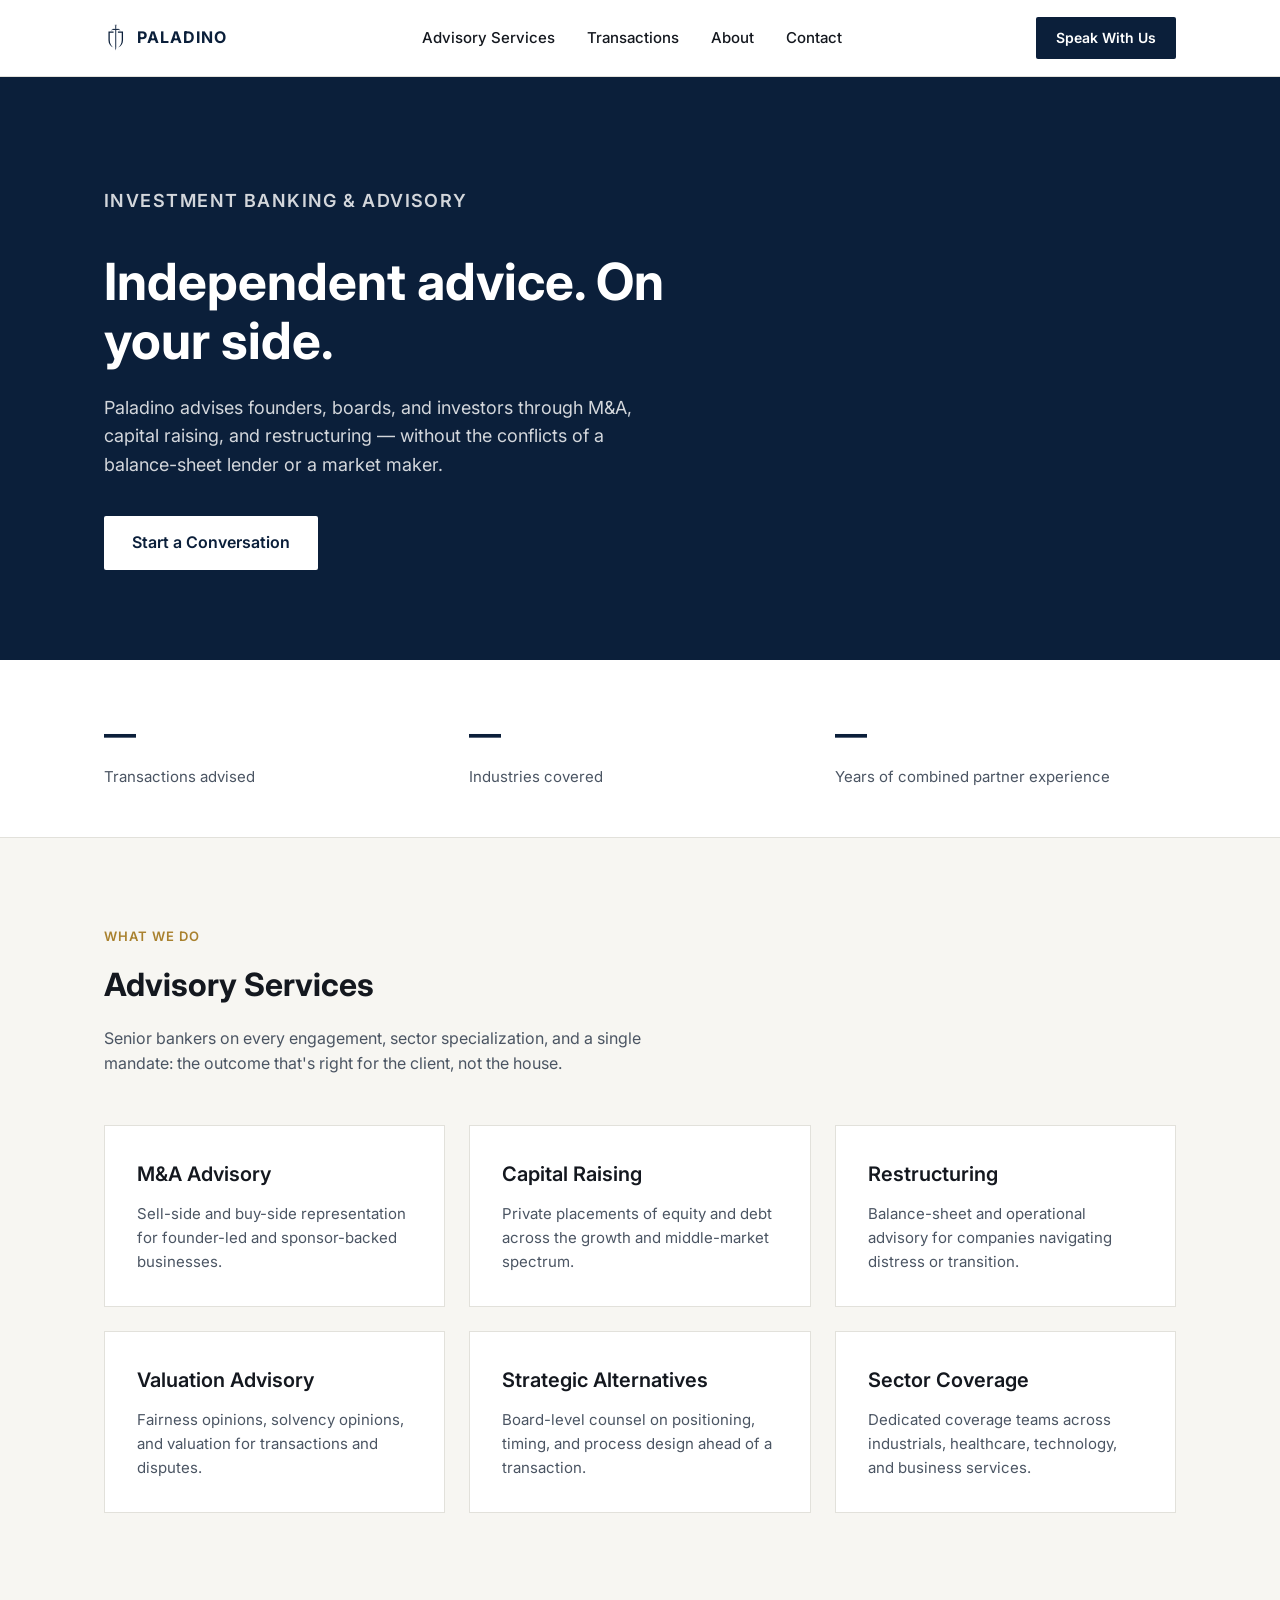
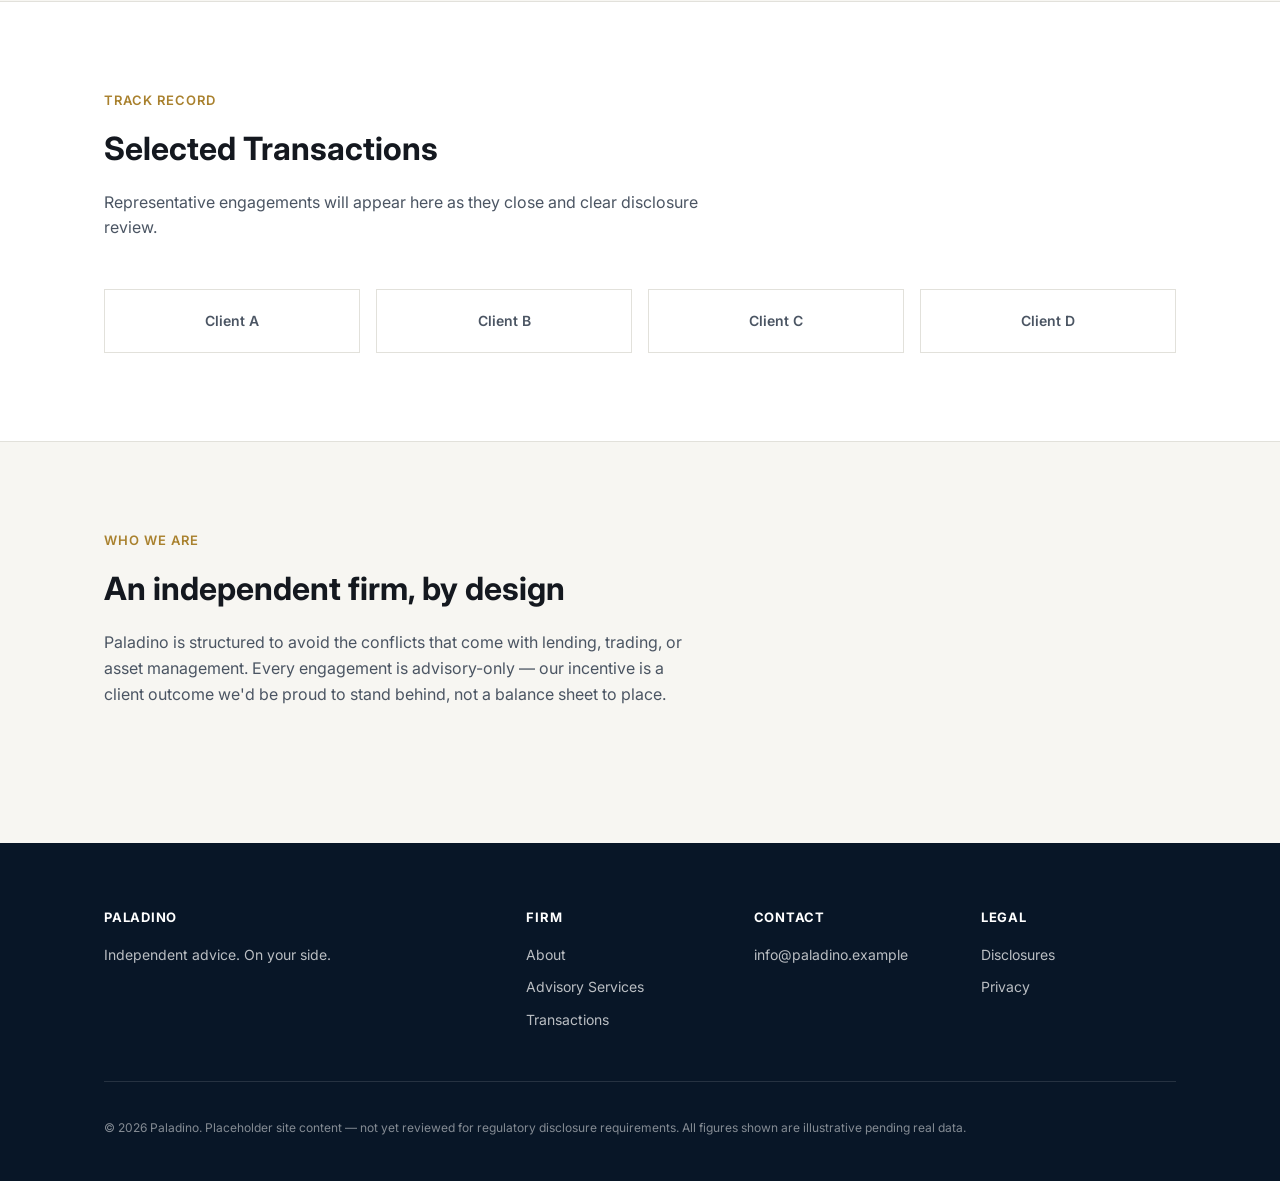
<file: site/index.html>
<!doctype html>
<html lang="en">
<head>
<meta charset="utf-8" />
<meta name="viewport" content="width=device-width, initial-scale=1" />
<title>Paladino | Independent Advice. On Your Side.</title>
<meta name="description" content="Paladino is a boutique investment banking and advisory firm providing independent M&amp;A, capital raising, and restructuring advice." />
<link rel="icon" href="assets/logo-mark.svg" type="image/svg+xml" />
<link rel="preconnect" href="https://fonts.googleapis.com" />
<link rel="preconnect" href="https://fonts.gstatic.com" crossorigin />
<link href="https://fonts.googleapis.com/css2?family=Inter:wght@400;500;600;700&display=swap" rel="stylesheet" />
<link rel="stylesheet" href="styles.css" />
</head>
<body>

<header class="nav">
  <div class="wrap">
    <a class="nav__logo" href="#top">
      <svg viewBox="0 0 400 545" aria-hidden="true">
        <rect x="184" y="48" width="32" height="9" fill="currentColor"/>
        <rect x="192" y="57" width="16" height="60" fill="currentColor"/>
        <rect x="148" y="117" width="105" height="18" fill="currentColor"/>
        <polygon points="148,120 148,135 118,145" fill="currentColor"/>
        <polygon points="253,120 253,135 283,145" fill="currentColor"/>
        <rect x="192" y="135" width="16" height="306" fill="currentColor"/>
        <polygon points="192,441 208,441 200,484" fill="currentColor"/>
        <path d="M163,160 L76,160 L76,311 C76,375 110,415 163,435 C130,415 98,375 98,311 L98,182 L163,182 Z" fill="currentColor"/>
        <path d="M237,160 L324,160 L324,311 C324,375 290,415 237,435 C270,415 302,375 302,311 L302,182 L237,182 Z" fill="currentColor"/>
      </svg>
      PALADINO
    </a>
    <ul class="nav__links">
      <li><a href="#services">Advisory Services</a></li>
      <li><a href="#transactions">Transactions</a></li>
      <li><a href="#about">About</a></li>
      <li><a href="#contact">Contact</a></li>
    </ul>
    <a class="nav__cta" href="#contact">Speak With Us</a>
  </div>
</header>

<section class="hero" id="top">
  <div class="wrap">
    <p class="hero__eyebrow">Investment Banking &amp; Advisory</p>
    <h1>Independent advice. On your side.</h1>
    <p>
      Paladino advises founders, boards, and investors through M&amp;A, capital raising,
      and restructuring — without the conflicts of a balance-sheet lender or a market maker.
    </p>
    <a class="btn-primary" href="#contact">Start a Conversation</a>
  </div>
</section>

<section class="stats">
  <div class="wrap">
    <!-- Placeholder figures — replace with real, compliance-reviewed numbers before launch -->
    <div class="stat">
      <h3>—</h3>
      <p>Transactions advised</p>
    </div>
    <div class="stat">
      <h3>—</h3>
      <p>Industries covered</p>
    </div>
    <div class="stat">
      <h3>—</h3>
      <p>Years of combined partner experience</p>
    </div>
  </div>
</section>

<section class="section" id="services">
  <div class="wrap">
    <p class="section__eyebrow">What We Do</p>
    <h2>Advisory Services</h2>
    <p class="lede">
      Senior bankers on every engagement, sector specialization, and a single mandate:
      the outcome that's right for the client, not the house.
    </p>
    <div class="cards">
      <div class="card">
        <h3>M&amp;A Advisory</h3>
        <p>Sell-side and buy-side representation for founder-led and sponsor-backed businesses.</p>
      </div>
      <div class="card">
        <h3>Capital Raising</h3>
        <p>Private placements of equity and debt across the growth and middle-market spectrum.</p>
      </div>
      <div class="card">
        <h3>Restructuring</h3>
        <p>Balance-sheet and operational advisory for companies navigating distress or transition.</p>
      </div>
      <div class="card">
        <h3>Valuation Advisory</h3>
        <p>Fairness opinions, solvency opinions, and valuation for transactions and disputes.</p>
      </div>
      <div class="card">
        <h3>Strategic Alternatives</h3>
        <p>Board-level counsel on positioning, timing, and process design ahead of a transaction.</p>
      </div>
      <div class="card">
        <h3>Sector Coverage</h3>
        <p>Dedicated coverage teams across industrials, healthcare, technology, and business services.</p>
      </div>
    </div>
  </div>
</section>

<section class="section section--alt" id="transactions">
  <div class="wrap">
    <p class="section__eyebrow">Track Record</p>
    <h2>Selected Transactions</h2>
    <p class="lede">Representative engagements will appear here as they close and clear disclosure review.</p>
    <div class="tx-grid">
      <div class="tx-card">Client A</div>
      <div class="tx-card">Client B</div>
      <div class="tx-card">Client C</div>
      <div class="tx-card">Client D</div>
    </div>
  </div>
</section>

<section class="section" id="about">
  <div class="wrap">
    <p class="section__eyebrow">Who We Are</p>
    <h2>An independent firm, by design</h2>
    <p class="lede">
      Paladino is structured to avoid the conflicts that come with lending, trading, or
      asset management. Every engagement is advisory-only — our incentive is a client
      outcome we'd be proud to stand behind, not a balance sheet to place.
    </p>
  </div>
</section>

<footer class="footer" id="contact">
  <div class="wrap">
    <div class="footer__grid">
      <div>
        <h4>Paladino</h4>
        <p>Independent advice. On your side.</p>
      </div>
      <div>
        <h4>Firm</h4>
        <ul>
          <li><a href="#about">About</a></li>
          <li><a href="#services">Advisory Services</a></li>
          <li><a href="#transactions">Transactions</a></li>
        </ul>
      </div>
      <div>
        <h4>Contact</h4>
        <ul>
          <li><a href="mailto:info@paladino.example">info@paladino.example</a></li>
        </ul>
      </div>
      <div>
        <h4>Legal</h4>
        <ul>
          <li><a href="#">Disclosures</a></li>
          <li><a href="#">Privacy</a></li>
        </ul>
      </div>
    </div>
    <p class="footer__legal">
      &copy; 2026 Paladino. Placeholder site content — not yet reviewed for regulatory
      disclosure requirements. All figures shown are illustrative pending real data.
    </p>
  </div>
</footer>

</body>
</html>
</file>
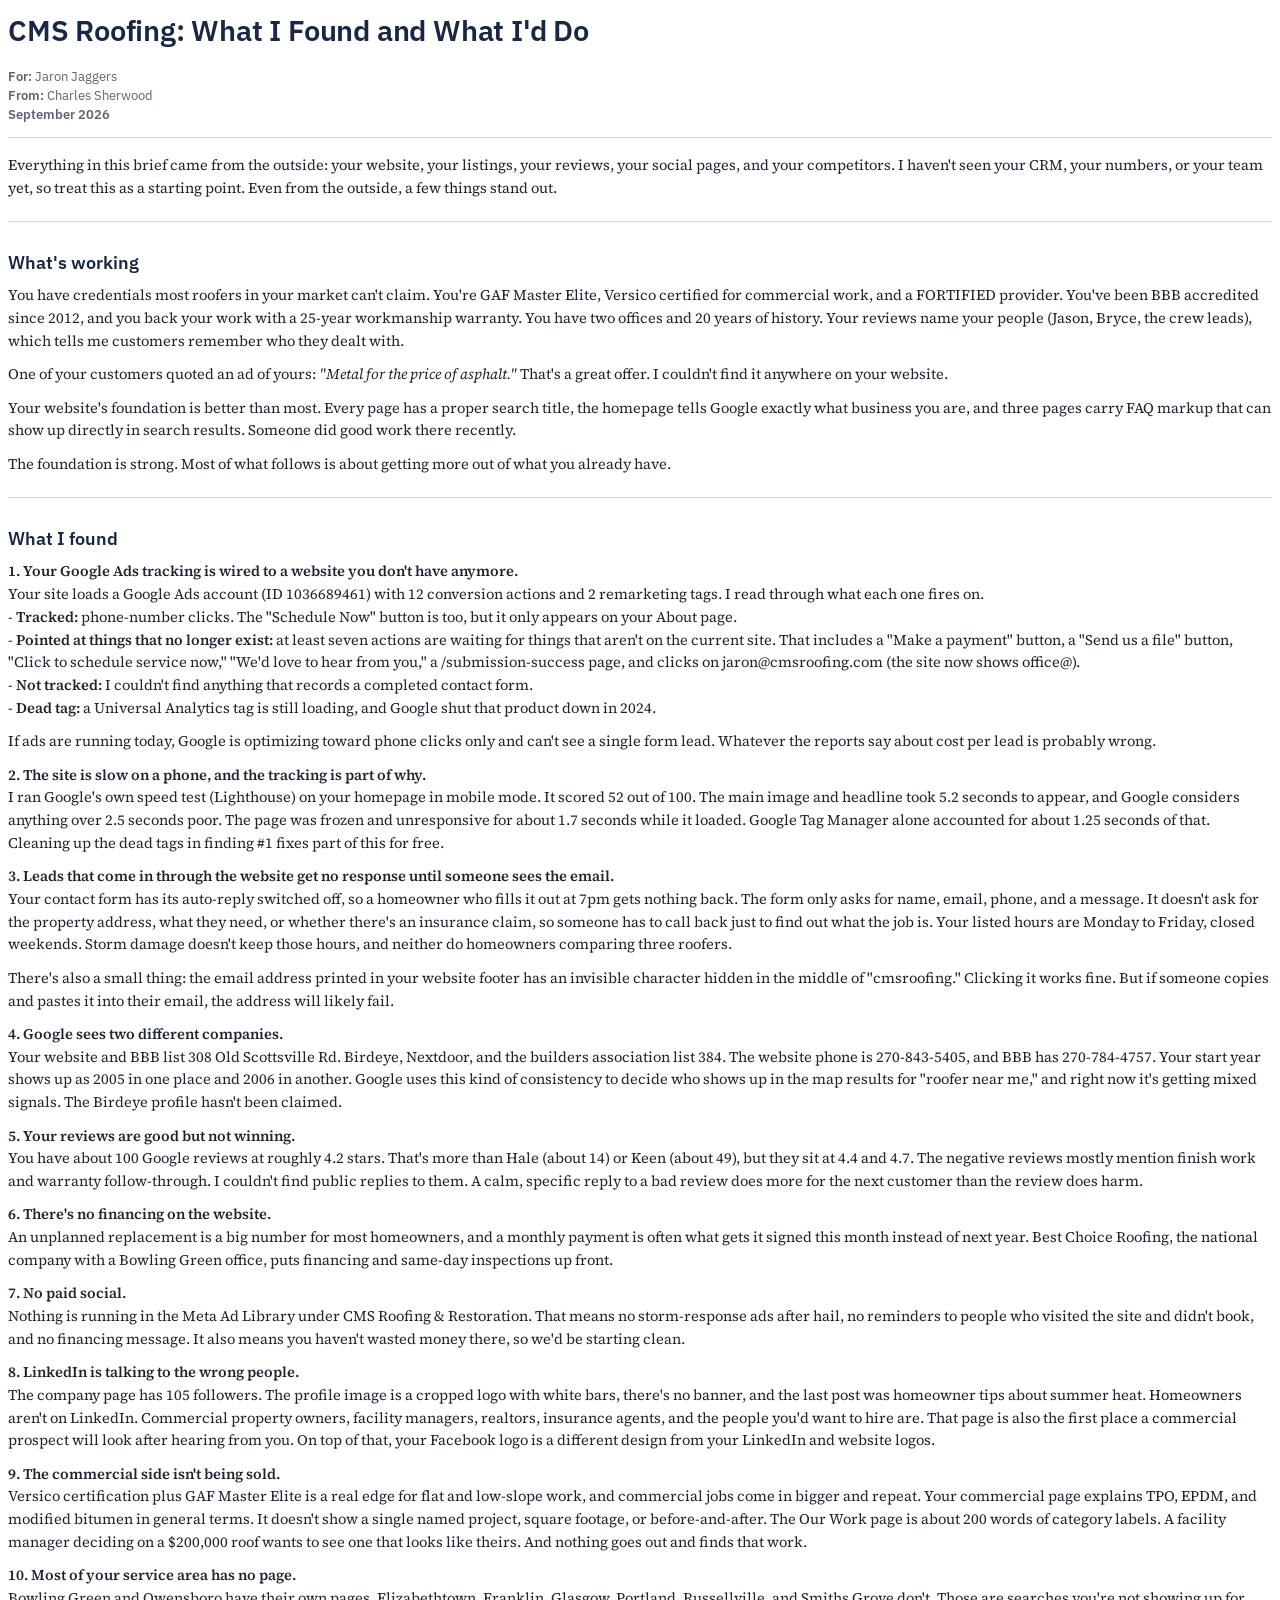
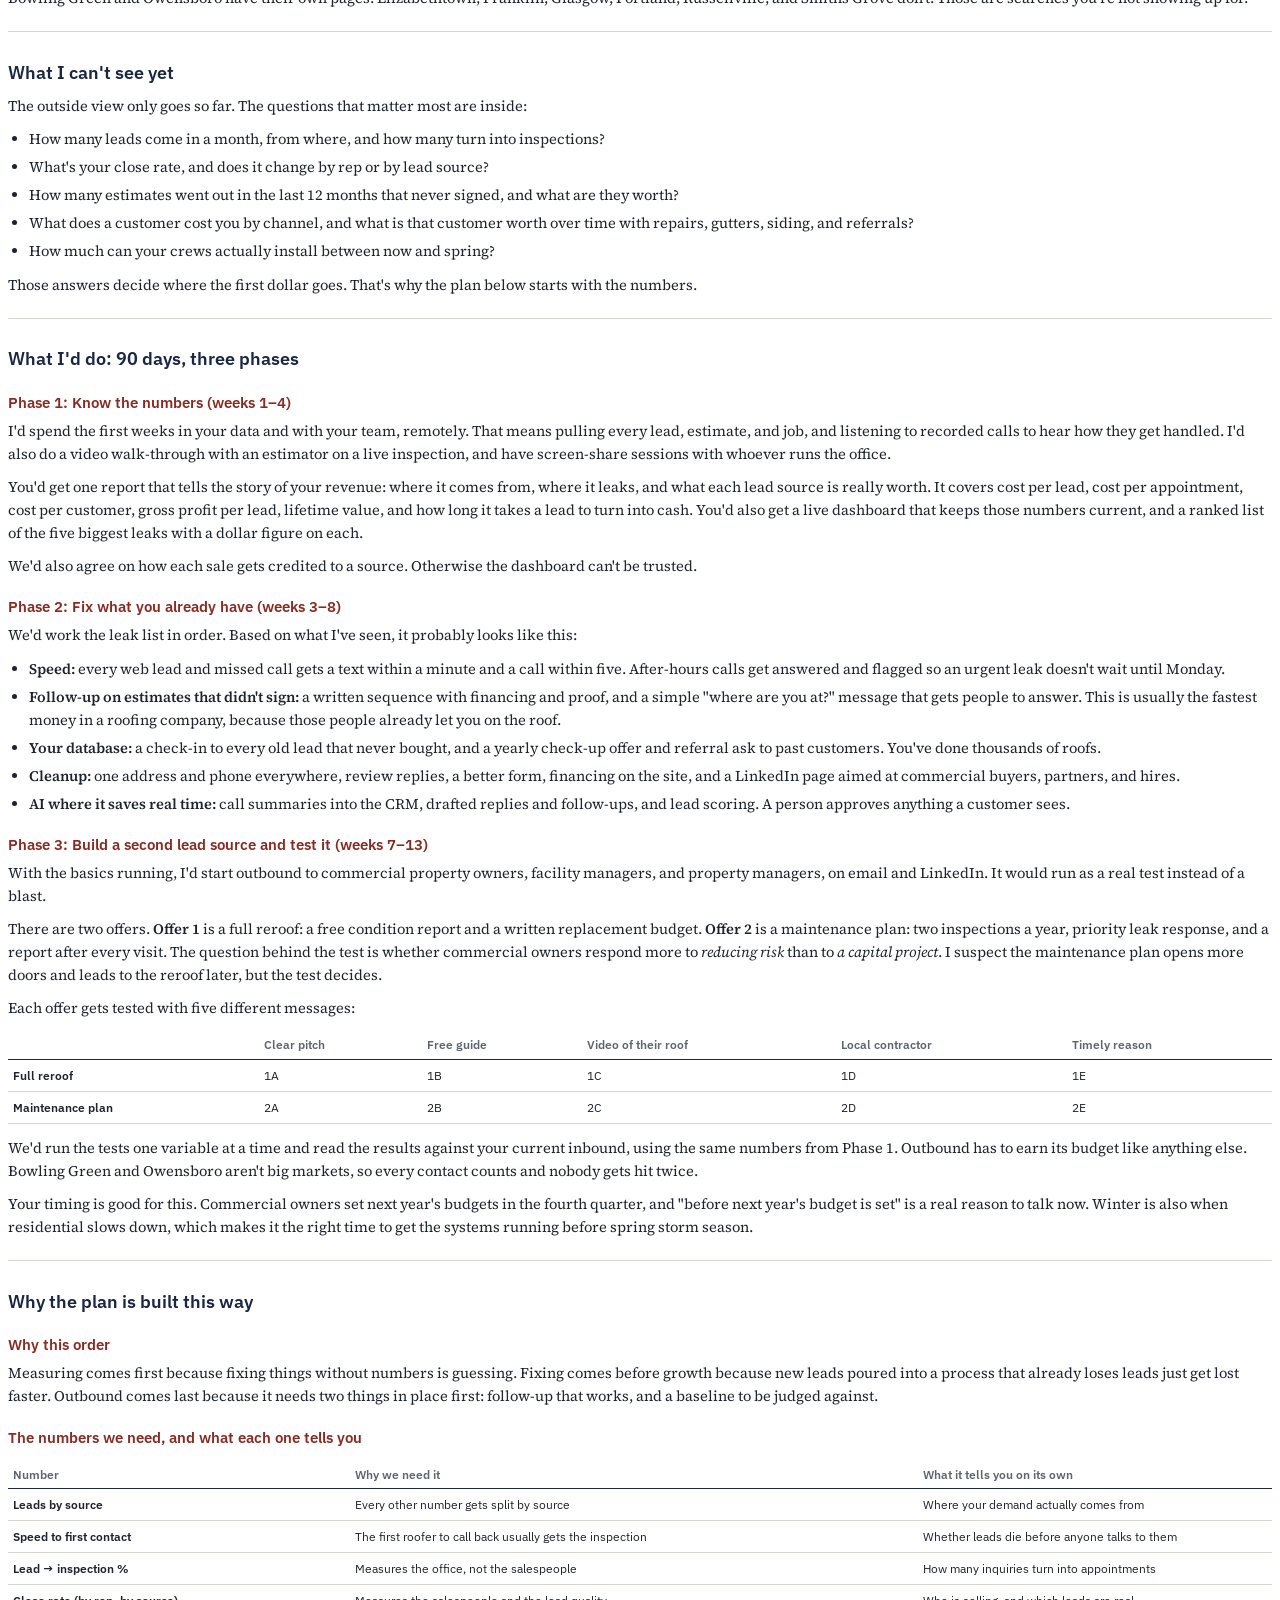
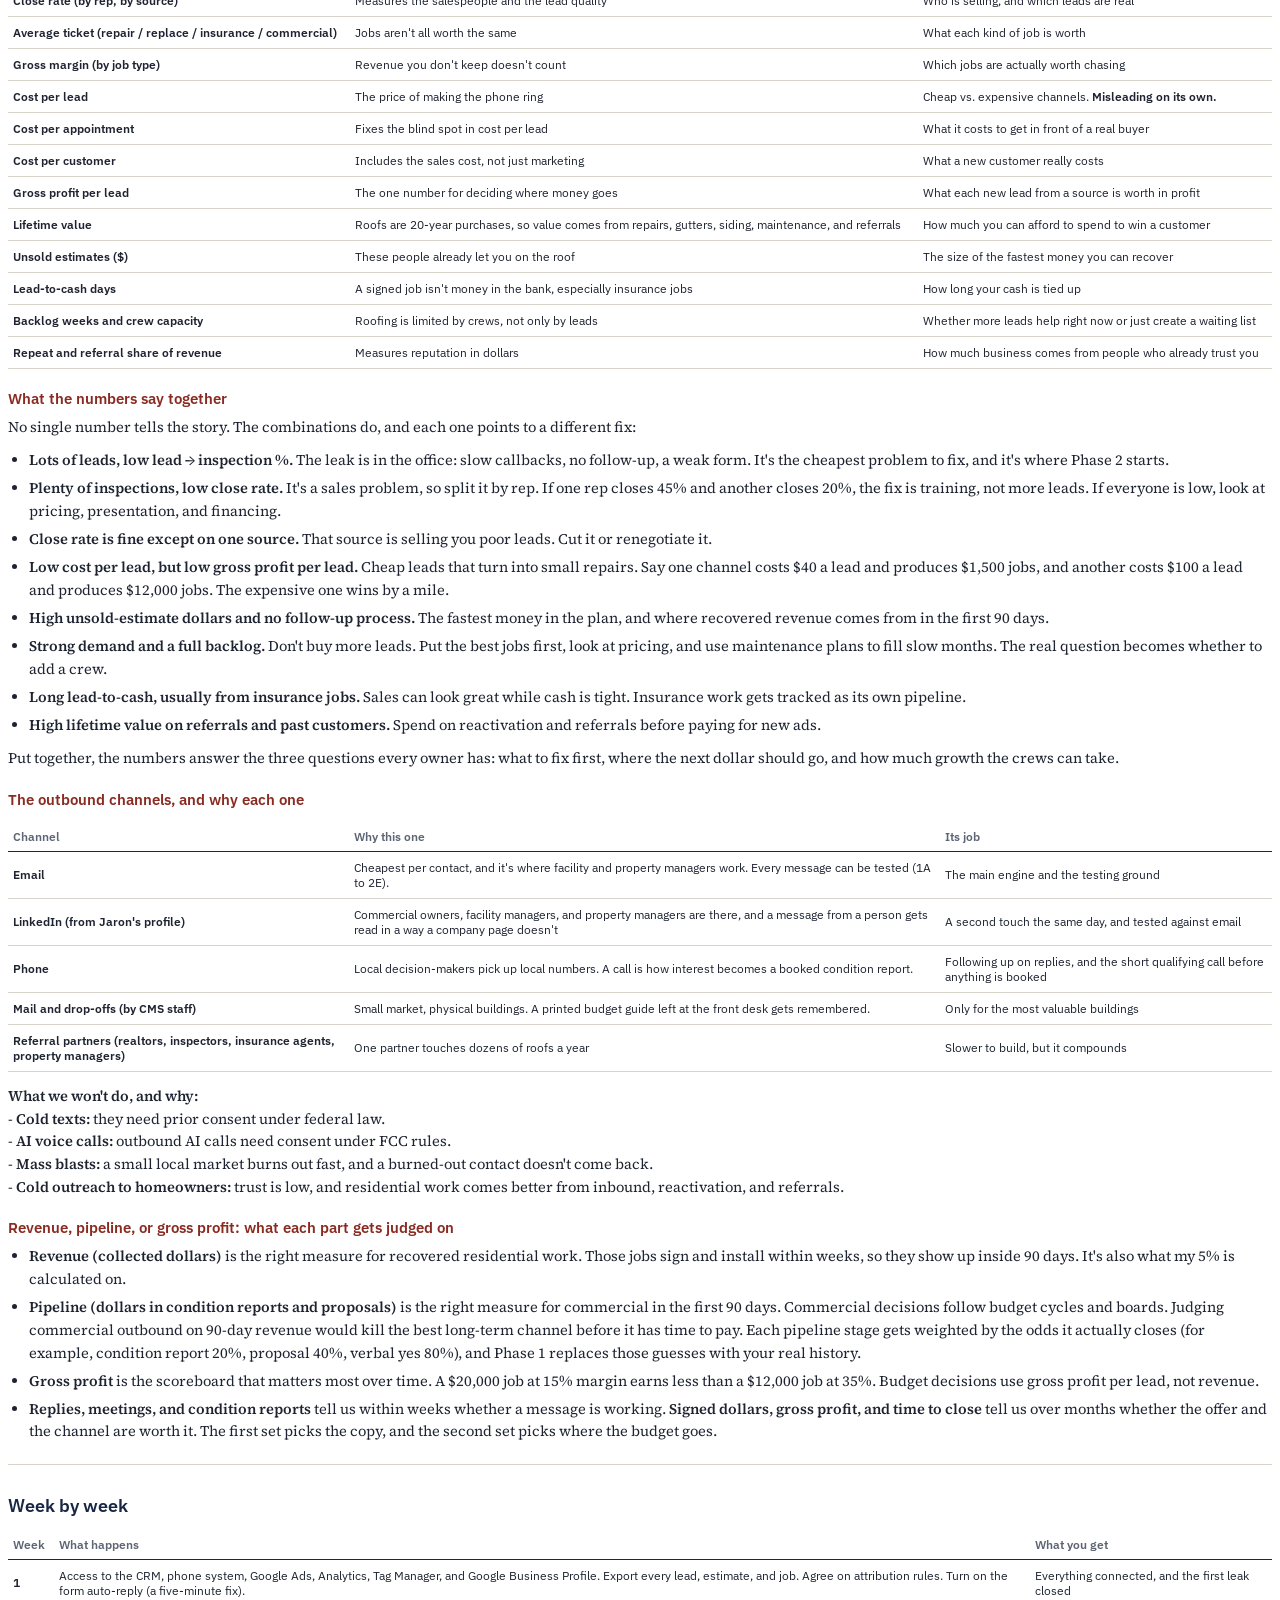
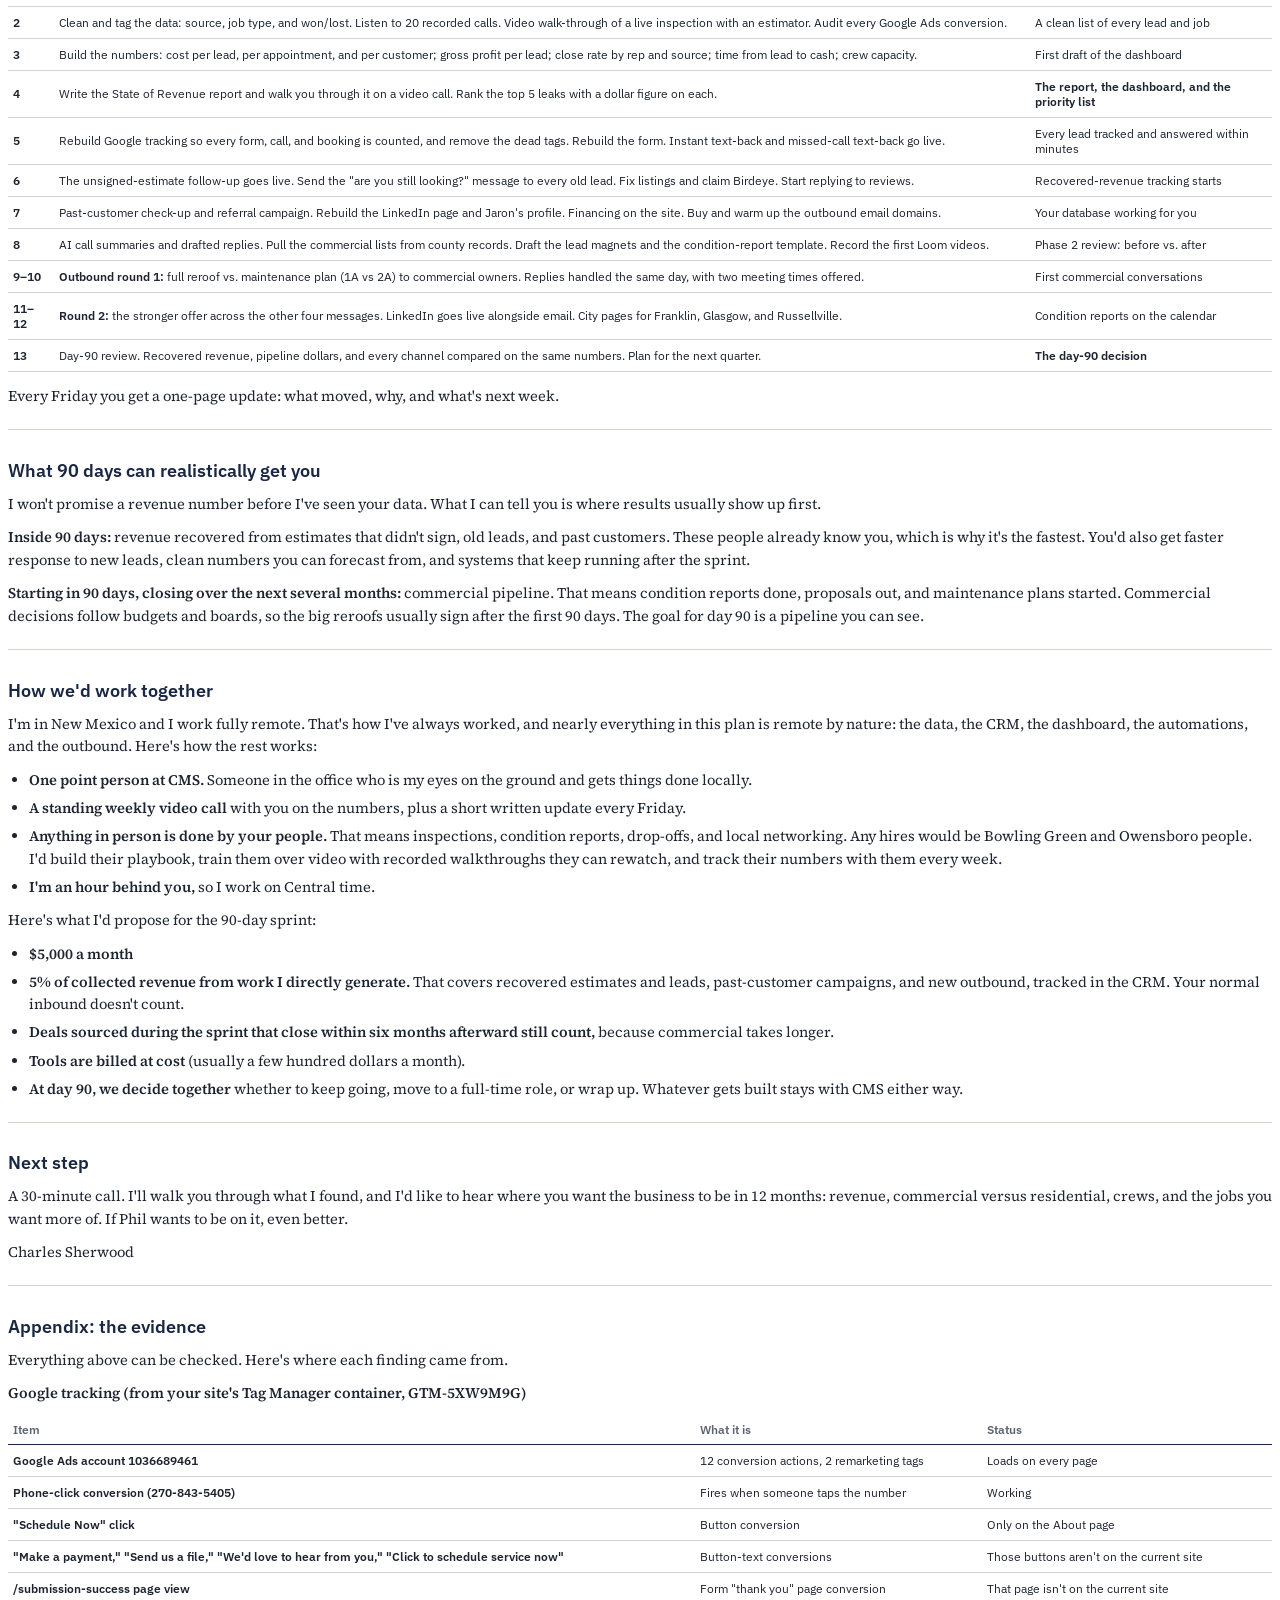
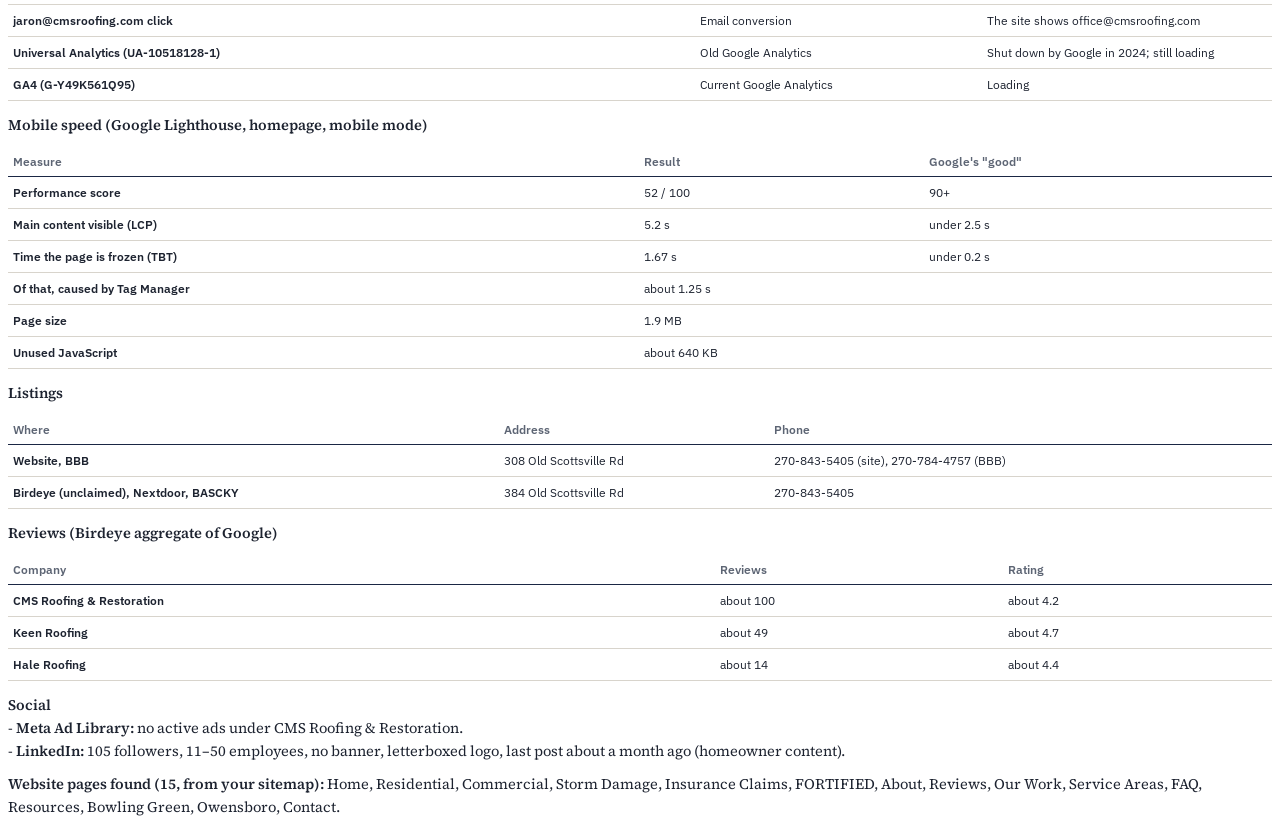
<file: docs/audits/pdf/cms-roofing-brief.html>
<html><head><meta charset="utf-8">
<link href="https://fonts.googleapis.com/css2?family=IBM+Plex+Sans:wght@400;600&family=Source+Serif+4:ital,opsz,wght@0,8..60,400;0,8..60,600;1,8..60,400&display=swap" rel="stylesheet">
<style>
@page{size:Letter;margin:0.9in 0.95in 0.9in}
:root{--ink:#1d2330;--muted:#5d6574;--rule:#d8d4cc;--accent:#8a2b22;--navy:#1a2744}
body{font-family:"Source Serif 4",Georgia,serif;color:var(--ink);font-size:11pt;line-height:1.55;background:#fff}
h1{font-family:"IBM Plex Sans",Arial,sans-serif;font-weight:600;font-size:22pt;color:var(--navy);margin:0 0 10pt;letter-spacing:-0.2px;text-wrap:balance}
h2{font-family:"IBM Plex Sans",Arial,sans-serif;font-weight:600;font-size:13.5pt;color:var(--navy);margin:20pt 0 6pt;break-after:avoid}
h3{font-family:"IBM Plex Sans",Arial,sans-serif;font-weight:600;font-size:11pt;color:var(--accent);margin:14pt 0 4pt;break-after:avoid}
p{margin:0 0 8pt;orphans:3;widows:3}
strong{font-weight:600}
h1+p{font-family:"IBM Plex Sans",Arial,sans-serif;font-size:9.5pt;color:var(--muted);line-height:1.5;border-bottom:1px solid var(--rule);padding-bottom:10pt;margin-bottom:12pt}
hr{border:0;border-top:1px solid var(--rule);margin:16pt 0}
ul{margin:0 0 8pt;padding-left:16pt}li{margin:0 0 4pt}
table{border-collapse:collapse;width:100%;margin:8pt 0 10pt;font-family:"IBM Plex Sans",Arial,sans-serif;font-size:9pt;break-inside:avoid}
th{text-align:left;font-weight:600;color:var(--muted);border-bottom:1.5px solid var(--navy);padding:5pt 4pt}
th:first-child,td:first-child{text-align:left}
td{text-align:left;padding:6pt 4pt;border-bottom:1px solid var(--rule);font-variant-numeric:tabular-nums}
td:first-child{font-weight:600}
em{font-style:italic}
</style></head><body><h1>CMS Roofing: What I Found and What I'd Do</h1>
<p><strong>For:</strong> Jaron Jaggers<br />
<strong>From:</strong> Charles Sherwood<br />
<strong>September 2026</strong></p>
<p>Everything in this brief came from the outside: your website, your listings, your reviews, your social pages, and your competitors. I haven't seen your CRM, your numbers, or your team yet, so treat this as a starting point. Even from the outside, a few things stand out.</p>
<hr>
<h2>What's working</h2>
<p>You have credentials most roofers in your market can't claim. You're GAF Master Elite, Versico certified for commercial work, and a FORTIFIED provider. You've been BBB accredited since 2012, and you back your work with a 25-year workmanship warranty. You have two offices and 20 years of history. Your reviews name your people (Jason, Bryce, the crew leads), which tells me customers remember who they dealt with.</p>
<p>One of your customers quoted an ad of yours: <em>"Metal for the price of asphalt."</em> That's a great offer. I couldn't find it anywhere on your website.</p>
<p>Your website's foundation is better than most. Every page has a proper search title, the homepage tells Google exactly what business you are, and three pages carry FAQ markup that can show up directly in search results. Someone did good work there recently.</p>
<p>The foundation is strong. Most of what follows is about getting more out of what you already have.</p>
<hr>
<h2>What I found</h2>
<p><strong>1. Your Google Ads tracking is wired to a website you don't have anymore.</strong><br />
Your site loads a Google Ads account (ID 1036689461) with 12 conversion actions and 2 remarketing tags. I read through what each one fires on.<br />
- <strong>Tracked:</strong> phone-number clicks. The "Schedule Now" button is too, but it only appears on your About page.<br />
- <strong>Pointed at things that no longer exist:</strong> at least seven actions are waiting for things that aren't on the current site. That includes a "Make a payment" button, a "Send us a file" button, "Click to schedule service now," "We'd love to hear from you," a /submission-success page, and clicks on jaron@cmsroofing.com (the site now shows office@).<br />
- <strong>Not tracked:</strong> I couldn't find anything that records a completed contact form.<br />
- <strong>Dead tag:</strong> a Universal Analytics tag is still loading, and Google shut that product down in 2024.</p>
<p>If ads are running today, Google is optimizing toward phone clicks only and can't see a single form lead. Whatever the reports say about cost per lead is probably wrong.</p>
<p><strong>2. The site is slow on a phone, and the tracking is part of why.</strong><br />
I ran Google's own speed test (Lighthouse) on your homepage in mobile mode. It scored 52 out of 100. The main image and headline took 5.2 seconds to appear, and Google considers anything over 2.5 seconds poor. The page was frozen and unresponsive for about 1.7 seconds while it loaded. Google Tag Manager alone accounted for about 1.25 seconds of that. Cleaning up the dead tags in finding #1 fixes part of this for free.</p>
<p><strong>3. Leads that come in through the website get no response until someone sees the email.</strong><br />
Your contact form has its auto-reply switched off, so a homeowner who fills it out at 7pm gets nothing back. The form only asks for name, email, phone, and a message. It doesn't ask for the property address, what they need, or whether there's an insurance claim, so someone has to call back just to find out what the job is. Your listed hours are Monday to Friday, closed weekends. Storm damage doesn't keep those hours, and neither do homeowners comparing three roofers.</p>
<p>There's also a small thing: the email address printed in your website footer has an invisible character hidden in the middle of "cmsroofing." Clicking it works fine. But if someone copies and pastes it into their email, the address will likely fail.</p>
<p><strong>4. Google sees two different companies.</strong><br />
Your website and BBB list 308 Old Scottsville Rd. Birdeye, Nextdoor, and the builders association list 384. The website phone is 270-843-5405, and BBB has 270-784-4757. Your start year shows up as 2005 in one place and 2006 in another. Google uses this kind of consistency to decide who shows up in the map results for "roofer near me," and right now it's getting mixed signals. The Birdeye profile hasn't been claimed.</p>
<p><strong>5. Your reviews are good but not winning.</strong><br />
You have about 100 Google reviews at roughly 4.2 stars. That's more than Hale (about 14) or Keen (about 49), but they sit at 4.4 and 4.7. The negative reviews mostly mention finish work and warranty follow-through. I couldn't find public replies to them. A calm, specific reply to a bad review does more for the next customer than the review does harm.</p>
<p><strong>6. There's no financing on the website.</strong><br />
An unplanned replacement is a big number for most homeowners, and a monthly payment is often what gets it signed this month instead of next year. Best Choice Roofing, the national company with a Bowling Green office, puts financing and same-day inspections up front.</p>
<p><strong>7. No paid social.</strong><br />
Nothing is running in the Meta Ad Library under CMS Roofing &amp; Restoration. That means no storm-response ads after hail, no reminders to people who visited the site and didn't book, and no financing message. It also means you haven't wasted money there, so we'd be starting clean.</p>
<p><strong>8. LinkedIn is talking to the wrong people.</strong><br />
The company page has 105 followers. The profile image is a cropped logo with white bars, there's no banner, and the last post was homeowner tips about summer heat. Homeowners aren't on LinkedIn. Commercial property owners, facility managers, realtors, insurance agents, and the people you'd want to hire are. That page is also the first place a commercial prospect will look after hearing from you. On top of that, your Facebook logo is a different design from your LinkedIn and website logos.</p>
<p><strong>9. The commercial side isn't being sold.</strong><br />
Versico certification plus GAF Master Elite is a real edge for flat and low-slope work, and commercial jobs come in bigger and repeat. Your commercial page explains TPO, EPDM, and modified bitumen in general terms. It doesn't show a single named project, square footage, or before-and-after. The Our Work page is about 200 words of category labels. A facility manager deciding on a $200,000 roof wants to see one that looks like theirs. And nothing goes out and finds that work.</p>
<p><strong>10. Most of your service area has no page.</strong><br />
Bowling Green and Owensboro have their own pages. Elizabethtown, Franklin, Glasgow, Portland, Russellville, and Smiths Grove don't. Those are searches you're not showing up for.</p>
<hr>
<h2>What I can't see yet</h2>
<p>The outside view only goes so far. The questions that matter most are inside:</p>
<ul>
<li>How many leads come in a month, from where, and how many turn into inspections?</li>
<li>What's your close rate, and does it change by rep or by lead source?</li>
<li>How many estimates went out in the last 12 months that never signed, and what are they worth?</li>
<li>What does a customer cost you by channel, and what is that customer worth over time with repairs, gutters, siding, and referrals?</li>
<li>How much can your crews actually install between now and spring?</li>
</ul>
<p>Those answers decide where the first dollar goes. That's why the plan below starts with the numbers.</p>
<hr>
<h2>What I'd do: 90 days, three phases</h2>
<h3>Phase 1: Know the numbers (weeks 1–4)</h3>
<p>I'd spend the first weeks in your data and with your team, remotely. That means pulling every lead, estimate, and job, and listening to recorded calls to hear how they get handled. I'd also do a video walk-through with an estimator on a live inspection, and have screen-share sessions with whoever runs the office.</p>
<p>You'd get one report that tells the story of your revenue: where it comes from, where it leaks, and what each lead source is really worth. It covers cost per lead, cost per appointment, cost per customer, gross profit per lead, lifetime value, and how long it takes a lead to turn into cash. You'd also get a live dashboard that keeps those numbers current, and a ranked list of the five biggest leaks with a dollar figure on each.</p>
<p>We'd also agree on how each sale gets credited to a source. Otherwise the dashboard can't be trusted.</p>
<h3>Phase 2: Fix what you already have (weeks 3–8)</h3>
<p>We'd work the leak list in order. Based on what I've seen, it probably looks like this:</p>
<ul>
<li><strong>Speed:</strong> every web lead and missed call gets a text within a minute and a call within five. After-hours calls get answered and flagged so an urgent leak doesn't wait until Monday.</li>
<li><strong>Follow-up on estimates that didn't sign:</strong> a written sequence with financing and proof, and a simple "where are you at?" message that gets people to answer. This is usually the fastest money in a roofing company, because those people already let you on the roof.</li>
<li><strong>Your database:</strong> a check-in to every old lead that never bought, and a yearly check-up offer and referral ask to past customers. You've done thousands of roofs.</li>
<li><strong>Cleanup:</strong> one address and phone everywhere, review replies, a better form, financing on the site, and a LinkedIn page aimed at commercial buyers, partners, and hires.</li>
<li><strong>AI where it saves real time:</strong> call summaries into the CRM, drafted replies and follow-ups, and lead scoring. A person approves anything a customer sees.</li>
</ul>
<h3>Phase 3: Build a second lead source and test it (weeks 7–13)</h3>
<p>With the basics running, I'd start outbound to commercial property owners, facility managers, and property managers, on email and LinkedIn. It would run as a real test instead of a blast.</p>
<p>There are two offers. <strong>Offer 1</strong> is a full reroof: a free condition report and a written replacement budget. <strong>Offer 2</strong> is a maintenance plan: two inspections a year, priority leak response, and a report after every visit. The question behind the test is whether commercial owners respond more to <em>reducing risk</em> than to <em>a capital project</em>. I suspect the maintenance plan opens more doors and leads to the reroof later, but the test decides.</p>
<p>Each offer gets tested with five different messages:</p>
<table>
<thead>
<tr>
<th></th>
<th>Clear pitch</th>
<th>Free guide</th>
<th>Video of their roof</th>
<th>Local contractor</th>
<th>Timely reason</th>
</tr>
</thead>
<tbody>
<tr>
<td><strong>Full reroof</strong></td>
<td>1A</td>
<td>1B</td>
<td>1C</td>
<td>1D</td>
<td>1E</td>
</tr>
<tr>
<td><strong>Maintenance plan</strong></td>
<td>2A</td>
<td>2B</td>
<td>2C</td>
<td>2D</td>
<td>2E</td>
</tr>
</tbody>
</table>
<p>We'd run the tests one variable at a time and read the results against your current inbound, using the same numbers from Phase 1. Outbound has to earn its budget like anything else. Bowling Green and Owensboro aren't big markets, so every contact counts and nobody gets hit twice.</p>
<p>Your timing is good for this. Commercial owners set next year's budgets in the fourth quarter, and "before next year's budget is set" is a real reason to talk now. Winter is also when residential slows down, which makes it the right time to get the systems running before spring storm season.</p>
<hr>
<h2>Why the plan is built this way</h2>
<h3>Why this order</h3>
<p>Measuring comes first because fixing things without numbers is guessing. Fixing comes before growth because new leads poured into a process that already loses leads just get lost faster. Outbound comes last because it needs two things in place first: follow-up that works, and a baseline to be judged against.</p>
<h3>The numbers we need, and what each one tells you</h3>
<table>
<thead>
<tr>
<th>Number</th>
<th>Why we need it</th>
<th>What it tells you on its own</th>
</tr>
</thead>
<tbody>
<tr>
<td><strong>Leads by source</strong></td>
<td>Every other number gets split by source</td>
<td>Where your demand actually comes from</td>
</tr>
<tr>
<td><strong>Speed to first contact</strong></td>
<td>The first roofer to call back usually gets the inspection</td>
<td>Whether leads die before anyone talks to them</td>
</tr>
<tr>
<td><strong>Lead → inspection %</strong></td>
<td>Measures the office, not the salespeople</td>
<td>How many inquiries turn into appointments</td>
</tr>
<tr>
<td><strong>Close rate</strong> (by rep, by source)</td>
<td>Measures the salespeople and the lead quality</td>
<td>Who is selling, and which leads are real</td>
</tr>
<tr>
<td><strong>Average ticket</strong> (repair / replace / insurance / commercial)</td>
<td>Jobs aren't all worth the same</td>
<td>What each kind of job is worth</td>
</tr>
<tr>
<td><strong>Gross margin</strong> (by job type)</td>
<td>Revenue you don't keep doesn't count</td>
<td>Which jobs are actually worth chasing</td>
</tr>
<tr>
<td><strong>Cost per lead</strong></td>
<td>The price of making the phone ring</td>
<td>Cheap vs. expensive channels. <strong>Misleading on its own.</strong></td>
</tr>
<tr>
<td><strong>Cost per appointment</strong></td>
<td>Fixes the blind spot in cost per lead</td>
<td>What it costs to get in front of a real buyer</td>
</tr>
<tr>
<td><strong>Cost per customer</strong></td>
<td>Includes the sales cost, not just marketing</td>
<td>What a new customer really costs</td>
</tr>
<tr>
<td><strong>Gross profit per lead</strong></td>
<td>The one number for deciding where money goes</td>
<td>What each new lead from a source is worth in profit</td>
</tr>
<tr>
<td><strong>Lifetime value</strong></td>
<td>Roofs are 20-year purchases, so value comes from repairs, gutters, siding, maintenance, and referrals</td>
<td>How much you can afford to spend to win a customer</td>
</tr>
<tr>
<td><strong>Unsold estimates ($)</strong></td>
<td>These people already let you on the roof</td>
<td>The size of the fastest money you can recover</td>
</tr>
<tr>
<td><strong>Lead-to-cash days</strong></td>
<td>A signed job isn't money in the bank, especially insurance jobs</td>
<td>How long your cash is tied up</td>
</tr>
<tr>
<td><strong>Backlog weeks and crew capacity</strong></td>
<td>Roofing is limited by crews, not only by leads</td>
<td>Whether more leads help right now or just create a waiting list</td>
</tr>
<tr>
<td><strong>Repeat and referral share of revenue</strong></td>
<td>Measures reputation in dollars</td>
<td>How much business comes from people who already trust you</td>
</tr>
</tbody>
</table>
<h3>What the numbers say together</h3>
<p>No single number tells the story. The combinations do, and each one points to a different fix:</p>
<ul>
<li><strong>Lots of leads, low lead → inspection %.</strong> The leak is in the office: slow callbacks, no follow-up, a weak form. It's the cheapest problem to fix, and it's where Phase 2 starts.</li>
<li><strong>Plenty of inspections, low close rate.</strong> It's a sales problem, so split it by rep. If one rep closes 45% and another closes 20%, the fix is training, not more leads. If everyone is low, look at pricing, presentation, and financing.</li>
<li><strong>Close rate is fine except on one source.</strong> That source is selling you poor leads. Cut it or renegotiate it.</li>
<li><strong>Low cost per lead, but low gross profit per lead.</strong> Cheap leads that turn into small repairs. Say one channel costs $40 a lead and produces $1,500 jobs, and another costs $100 a lead and produces $12,000 jobs. The expensive one wins by a mile.</li>
<li><strong>High unsold-estimate dollars and no follow-up process.</strong> The fastest money in the plan, and where recovered revenue comes from in the first 90 days.</li>
<li><strong>Strong demand and a full backlog.</strong> Don't buy more leads. Put the best jobs first, look at pricing, and use maintenance plans to fill slow months. The real question becomes whether to add a crew.</li>
<li><strong>Long lead-to-cash, usually from insurance jobs.</strong> Sales can look great while cash is tight. Insurance work gets tracked as its own pipeline.</li>
<li><strong>High lifetime value on referrals and past customers.</strong> Spend on reactivation and referrals before paying for new ads.</li>
</ul>
<p>Put together, the numbers answer the three questions every owner has: what to fix first, where the next dollar should go, and how much growth the crews can take.</p>
<h3>The outbound channels, and why each one</h3>
<table>
<thead>
<tr>
<th>Channel</th>
<th>Why this one</th>
<th>Its job</th>
</tr>
</thead>
<tbody>
<tr>
<td><strong>Email</strong></td>
<td>Cheapest per contact, and it's where facility and property managers work. Every message can be tested (1A to 2E).</td>
<td>The main engine and the testing ground</td>
</tr>
<tr>
<td><strong>LinkedIn</strong> (from Jaron's profile)</td>
<td>Commercial owners, facility managers, and property managers are there, and a message from a person gets read in a way a company page doesn't</td>
<td>A second touch the same day, and tested against email</td>
</tr>
<tr>
<td><strong>Phone</strong></td>
<td>Local decision-makers pick up local numbers. A call is how interest becomes a booked condition report.</td>
<td>Following up on replies, and the short qualifying call before anything is booked</td>
</tr>
<tr>
<td><strong>Mail and drop-offs</strong> (by CMS staff)</td>
<td>Small market, physical buildings. A printed budget guide left at the front desk gets remembered.</td>
<td>Only for the most valuable buildings</td>
</tr>
<tr>
<td><strong>Referral partners</strong> (realtors, inspectors, insurance agents, property managers)</td>
<td>One partner touches dozens of roofs a year</td>
<td>Slower to build, but it compounds</td>
</tr>
</tbody>
</table>
<p><strong>What we won't do, and why:</strong><br />
- <strong>Cold texts:</strong> they need prior consent under federal law.<br />
- <strong>AI voice calls:</strong> outbound AI calls need consent under FCC rules.<br />
- <strong>Mass blasts:</strong> a small local market burns out fast, and a burned-out contact doesn't come back.<br />
- <strong>Cold outreach to homeowners:</strong> trust is low, and residential work comes better from inbound, reactivation, and referrals.</p>
<h3>Revenue, pipeline, or gross profit: what each part gets judged on</h3>
<ul>
<li><strong>Revenue (collected dollars)</strong> is the right measure for recovered residential work. Those jobs sign and install within weeks, so they show up inside 90 days. It's also what my 5% is calculated on.</li>
<li><strong>Pipeline (dollars in condition reports and proposals)</strong> is the right measure for commercial in the first 90 days. Commercial decisions follow budget cycles and boards. Judging commercial outbound on 90-day revenue would kill the best long-term channel before it has time to pay. Each pipeline stage gets weighted by the odds it actually closes (for example, condition report 20%, proposal 40%, verbal yes 80%), and Phase 1 replaces those guesses with your real history.</li>
<li><strong>Gross profit</strong> is the scoreboard that matters most over time. A $20,000 job at 15% margin earns less than a $12,000 job at 35%. Budget decisions use gross profit per lead, not revenue.</li>
<li><strong>Replies, meetings, and condition reports</strong> tell us within weeks whether a message is working. <strong>Signed dollars, gross profit, and time to close</strong> tell us over months whether the offer and the channel are worth it. The first set picks the copy, and the second set picks where the budget goes.</li>
</ul>
<hr>
<h2>Week by week</h2>
<table>
<thead>
<tr>
<th>Week</th>
<th>What happens</th>
<th>What you get</th>
</tr>
</thead>
<tbody>
<tr>
<td><strong>1</strong></td>
<td>Access to the CRM, phone system, Google Ads, Analytics, Tag Manager, and Google Business Profile. Export every lead, estimate, and job. Agree on attribution rules. Turn on the form auto-reply (a five-minute fix).</td>
<td>Everything connected, and the first leak closed</td>
</tr>
<tr>
<td><strong>2</strong></td>
<td>Clean and tag the data: source, job type, and won/lost. Listen to 20 recorded calls. Video walk-through of a live inspection with an estimator. Audit every Google Ads conversion.</td>
<td>A clean list of every lead and job</td>
</tr>
<tr>
<td><strong>3</strong></td>
<td>Build the numbers: cost per lead, per appointment, and per customer; gross profit per lead; close rate by rep and source; time from lead to cash; crew capacity.</td>
<td>First draft of the dashboard</td>
</tr>
<tr>
<td><strong>4</strong></td>
<td>Write the State of Revenue report and walk you through it on a video call. Rank the top 5 leaks with a dollar figure on each.</td>
<td><strong>The report, the dashboard, and the priority list</strong></td>
</tr>
<tr>
<td><strong>5</strong></td>
<td>Rebuild Google tracking so every form, call, and booking is counted, and remove the dead tags. Rebuild the form. Instant text-back and missed-call text-back go live.</td>
<td>Every lead tracked and answered within minutes</td>
</tr>
<tr>
<td><strong>6</strong></td>
<td>The unsigned-estimate follow-up goes live. Send the "are you still looking?" message to every old lead. Fix listings and claim Birdeye. Start replying to reviews.</td>
<td>Recovered-revenue tracking starts</td>
</tr>
<tr>
<td><strong>7</strong></td>
<td>Past-customer check-up and referral campaign. Rebuild the LinkedIn page and Jaron's profile. Financing on the site. Buy and warm up the outbound email domains.</td>
<td>Your database working for you</td>
</tr>
<tr>
<td><strong>8</strong></td>
<td>AI call summaries and drafted replies. Pull the commercial lists from county records. Draft the lead magnets and the condition-report template. Record the first Loom videos.</td>
<td>Phase 2 review: before vs. after</td>
</tr>
<tr>
<td><strong>9–10</strong></td>
<td><strong>Outbound round 1:</strong> full reroof vs. maintenance plan (1A vs 2A) to commercial owners. Replies handled the same day, with two meeting times offered.</td>
<td>First commercial conversations</td>
</tr>
<tr>
<td><strong>11–12</strong></td>
<td><strong>Round 2:</strong> the stronger offer across the other four messages. LinkedIn goes live alongside email. City pages for Franklin, Glasgow, and Russellville.</td>
<td>Condition reports on the calendar</td>
</tr>
<tr>
<td><strong>13</strong></td>
<td>Day-90 review. Recovered revenue, pipeline dollars, and every channel compared on the same numbers. Plan for the next quarter.</td>
<td><strong>The day-90 decision</strong></td>
</tr>
</tbody>
</table>
<p>Every Friday you get a one-page update: what moved, why, and what's next week.</p>
<hr>
<h2>What 90 days can realistically get you</h2>
<p>I won't promise a revenue number before I've seen your data. What I can tell you is where results usually show up first.</p>
<p><strong>Inside 90 days:</strong> revenue recovered from estimates that didn't sign, old leads, and past customers. These people already know you, which is why it's the fastest. You'd also get faster response to new leads, clean numbers you can forecast from, and systems that keep running after the sprint.</p>
<p><strong>Starting in 90 days, closing over the next several months:</strong> commercial pipeline. That means condition reports done, proposals out, and maintenance plans started. Commercial decisions follow budgets and boards, so the big reroofs usually sign after the first 90 days. The goal for day 90 is a pipeline you can see.</p>
<hr>
<h2>How we'd work together</h2>
<p>I'm in New Mexico and I work fully remote. That's how I've always worked, and nearly everything in this plan is remote by nature: the data, the CRM, the dashboard, the automations, and the outbound. Here's how the rest works:</p>
<ul>
<li><strong>One point person at CMS.</strong> Someone in the office who is my eyes on the ground and gets things done locally.</li>
<li><strong>A standing weekly video call</strong> with you on the numbers, plus a short written update every Friday.</li>
<li><strong>Anything in person is done by your people.</strong> That means inspections, condition reports, drop-offs, and local networking. Any hires would be Bowling Green and Owensboro people. I'd build their playbook, train them over video with recorded walkthroughs they can rewatch, and track their numbers with them every week.</li>
<li><strong>I'm an hour behind you,</strong> so I work on Central time.</li>
</ul>
<p>Here's what I'd propose for the 90-day sprint:</p>
<ul>
<li><strong>$5,000 a month</strong></li>
<li><strong>5% of collected revenue from work I directly generate.</strong> That covers recovered estimates and leads, past-customer campaigns, and new outbound, tracked in the CRM. Your normal inbound doesn't count.</li>
<li><strong>Deals sourced during the sprint that close within six months afterward still count,</strong> because commercial takes longer.</li>
<li><strong>Tools are billed at cost</strong> (usually a few hundred dollars a month).</li>
<li><strong>At day 90, we decide together</strong> whether to keep going, move to a full-time role, or wrap up. Whatever gets built stays with CMS either way.</li>
</ul>
<hr>
<h2>Next step</h2>
<p>A 30-minute call. I'll walk you through what I found, and I'd like to hear where you want the business to be in 12 months: revenue, commercial versus residential, crews, and the jobs you want more of. If Phil wants to be on it, even better.</p>
<p>Charles Sherwood</p>
<hr>
<h2>Appendix: the evidence</h2>
<p>Everything above can be checked. Here's where each finding came from.</p>
<p><strong>Google tracking (from your site's Tag Manager container, GTM-5XW9M9G)</strong></p>
<table>
<thead>
<tr>
<th>Item</th>
<th>What it is</th>
<th>Status</th>
</tr>
</thead>
<tbody>
<tr>
<td>Google Ads account 1036689461</td>
<td>12 conversion actions, 2 remarketing tags</td>
<td>Loads on every page</td>
</tr>
<tr>
<td>Phone-click conversion (270-843-5405)</td>
<td>Fires when someone taps the number</td>
<td>Working</td>
</tr>
<tr>
<td>"Schedule Now" click</td>
<td>Button conversion</td>
<td>Only on the About page</td>
</tr>
<tr>
<td>"Make a payment," "Send us a file," "We'd love to hear from you," "Click to schedule service now"</td>
<td>Button-text conversions</td>
<td>Those buttons aren't on the current site</td>
</tr>
<tr>
<td>/submission-success page view</td>
<td>Form "thank you" page conversion</td>
<td>That page isn't on the current site</td>
</tr>
<tr>
<td>jaron@cmsroofing.com click</td>
<td>Email conversion</td>
<td>The site shows office@cmsroofing.com</td>
</tr>
<tr>
<td>Universal Analytics (UA-10518128-1)</td>
<td>Old Google Analytics</td>
<td>Shut down by Google in 2024; still loading</td>
</tr>
<tr>
<td>GA4 (G-Y49K561Q95)</td>
<td>Current Google Analytics</td>
<td>Loading</td>
</tr>
</tbody>
</table>
<p><strong>Mobile speed (Google Lighthouse, homepage, mobile mode)</strong></p>
<table>
<thead>
<tr>
<th>Measure</th>
<th>Result</th>
<th>Google's "good"</th>
</tr>
</thead>
<tbody>
<tr>
<td>Performance score</td>
<td>52 / 100</td>
<td>90+</td>
</tr>
<tr>
<td>Main content visible (LCP)</td>
<td>5.2 s</td>
<td>under 2.5 s</td>
</tr>
<tr>
<td>Time the page is frozen (TBT)</td>
<td>1.67 s</td>
<td>under 0.2 s</td>
</tr>
<tr>
<td>Of that, caused by Tag Manager</td>
<td>about 1.25 s</td>
<td></td>
</tr>
<tr>
<td>Page size</td>
<td>1.9 MB</td>
<td></td>
</tr>
<tr>
<td>Unused JavaScript</td>
<td>about 640 KB</td>
<td></td>
</tr>
</tbody>
</table>
<p><strong>Listings</strong></p>
<table>
<thead>
<tr>
<th>Where</th>
<th>Address</th>
<th>Phone</th>
</tr>
</thead>
<tbody>
<tr>
<td>Website, BBB</td>
<td>308 Old Scottsville Rd</td>
<td>270-843-5405 (site), 270-784-4757 (BBB)</td>
</tr>
<tr>
<td>Birdeye (unclaimed), Nextdoor, BASCKY</td>
<td>384 Old Scottsville Rd</td>
<td>270-843-5405</td>
</tr>
</tbody>
</table>
<p><strong>Reviews (Birdeye aggregate of Google)</strong></p>
<table>
<thead>
<tr>
<th>Company</th>
<th>Reviews</th>
<th>Rating</th>
</tr>
</thead>
<tbody>
<tr>
<td>CMS Roofing &amp; Restoration</td>
<td>about 100</td>
<td>about 4.2</td>
</tr>
<tr>
<td>Keen Roofing</td>
<td>about 49</td>
<td>about 4.7</td>
</tr>
<tr>
<td>Hale Roofing</td>
<td>about 14</td>
<td>about 4.4</td>
</tr>
</tbody>
</table>
<p><strong>Social</strong><br />
- <strong>Meta Ad Library:</strong> no active ads under CMS Roofing &amp; Restoration.<br />
- <strong>LinkedIn:</strong> 105 followers, 11–50 employees, no banner, letterboxed logo, last post about a month ago (homeowner content).</p>
<p><strong>Website pages found (15, from your sitemap):</strong> Home, Residential, Commercial, Storm Damage, Insurance Claims, FORTIFIED, About, Reviews, Our Work, Service Areas, FAQ, Resources, Bowling Green, Owensboro, Contact.</p></body></html>
</file>
<file: site/styles.css>
:root {
  --color-bg: #f7f6f2;
  --color-surface: #ffffff;
  --color-ink: #14181f;
  --color-ink-muted: #4b5563;
  --color-navy: #0b1f3a;
  --color-navy-dark: #081627;
  --color-gold: #a9812e;
  --color-border: #e2e1db;
  --font-sans: "Inter", -apple-system, "Segoe UI", Roboto, Helvetica, Arial, sans-serif;
}

* {
  box-sizing: border-box;
}

body {
  margin: 0;
  font-family: var(--font-sans);
  background: var(--color-bg);
  color: var(--color-ink);
  line-height: 1.6;
}

a {
  color: inherit;
}

.wrap {
  max-width: 1120px;
  margin: 0 auto;
  padding: 0 24px;
}

/* Nav */
.nav {
  position: sticky;
  top: 0;
  z-index: 10;
  background: var(--color-surface);
  border-bottom: 1px solid var(--color-border);
}

.nav .wrap {
  display: flex;
  align-items: center;
  justify-content: space-between;
  height: 76px;
}

.nav__logo {
  display: flex;
  align-items: center;
  gap: 10px;
  color: var(--color-navy);
  text-decoration: none;
  font-weight: 700;
  letter-spacing: 0.06em;
}

.nav__logo svg {
  height: 32px;
  width: auto;
}

.nav__links {
  display: flex;
  gap: 32px;
  list-style: none;
  margin: 0;
  padding: 0;
  font-size: 0.9375rem;
  font-weight: 500;
}

.nav__links a {
  text-decoration: none;
  color: var(--color-ink);
}

.nav__links a:hover {
  color: var(--color-navy);
}

.nav__cta {
  background: var(--color-navy);
  color: #fff;
  padding: 10px 20px;
  border-radius: 2px;
  text-decoration: none;
  font-size: 0.875rem;
  font-weight: 600;
}

/* Hero */
.hero {
  background: var(--color-navy);
  color: #fff;
  padding: 110px 0 90px;
}

.hero__eyebrow {
  text-transform: uppercase;
  font-size: 0.8125rem;
  font-weight: 600;
  letter-spacing: 0.08em;
  color: var(--color-gold);
  margin: 0 0 18px;
}

.hero h1 {
  font-size: clamp(2.25rem, 4vw, 3.25rem);
  font-weight: 700;
  max-width: 18ch;
  margin: 0 0 24px;
  line-height: 1.15;
}

.hero p {
  max-width: 52ch;
  font-size: 1.125rem;
  color: rgba(255, 255, 255, 0.82);
  margin: 0 0 36px;
}

.btn-primary {
  display: inline-block;
  background: #fff;
  color: var(--color-navy);
  padding: 14px 28px;
  border-radius: 2px;
  text-decoration: none;
  font-weight: 600;
}

/* Stats band */
.stats {
  background: var(--color-surface);
  border-bottom: 1px solid var(--color-border);
}

.stats .wrap {
  display: grid;
  grid-template-columns: repeat(3, 1fr);
  gap: 24px;
  padding: 48px 24px;
}

.stat h3 {
  font-size: 2rem;
  font-weight: 700;
  margin: 0 0 6px;
  color: var(--color-navy);
}

.stat p {
  margin: 0;
  color: var(--color-ink-muted);
  font-size: 0.9375rem;
}

/* Section shell */
.section {
  padding: 88px 0;
}

.section__eyebrow {
  text-transform: uppercase;
  font-size: 0.8125rem;
  font-weight: 600;
  letter-spacing: 0.08em;
  color: var(--color-gold);
  margin: 0 0 12px;
}

.section h2 {
  font-size: 2rem;
  font-weight: 700;
  margin: 0 0 16px;
}

.section > .wrap > p.lede {
  max-width: 60ch;
  color: var(--color-ink-muted);
  margin: 0 0 48px;
}

/* Services grid */
.cards {
  display: grid;
  grid-template-columns: repeat(3, 1fr);
  gap: 24px;
}

.card {
  background: var(--color-surface);
  border: 1px solid var(--color-border);
  padding: 32px;
}

.card h3 {
  font-size: 1.25rem;
  font-weight: 600;
  margin: 0 0 12px;
}

.card p {
  margin: 0;
  color: var(--color-ink-muted);
  font-size: 0.9375rem;
}

/* Transactions */
.section--alt {
  background: var(--color-surface);
  border-top: 1px solid var(--color-border);
  border-bottom: 1px solid var(--color-border);
}

.tx-grid {
  display: grid;
  grid-template-columns: repeat(4, 1fr);
  gap: 16px;
}

.tx-card {
  border: 1px solid var(--color-border);
  padding: 20px;
  text-align: center;
  font-weight: 600;
  color: var(--color-ink-muted);
  font-size: 0.875rem;
}

/* Footer */
.footer {
  background: var(--color-navy-dark);
  color: rgba(255, 255, 255, 0.72);
  padding: 64px 0 32px;
  font-size: 0.875rem;
}

.footer__grid {
  display: grid;
  grid-template-columns: 2fr repeat(3, 1fr);
  gap: 32px;
  padding-bottom: 40px;
  border-bottom: 1px solid rgba(255, 255, 255, 0.12);
}

.footer__grid h4 {
  color: #fff;
  font-size: 0.8125rem;
  text-transform: uppercase;
  letter-spacing: 0.06em;
  margin: 0 0 16px;
}

.footer__grid ul {
  list-style: none;
  margin: 0;
  padding: 0;
}

.footer__grid li {
  margin-bottom: 10px;
}

.footer__grid a {
  text-decoration: none;
  color: inherit;
}

.footer__legal {
  padding-top: 24px;
  font-size: 0.75rem;
  color: rgba(255, 255, 255, 0.5);
}

@media (max-width: 860px) {
  .stats .wrap {
    grid-template-columns: 1fr;
  }
  .cards {
    grid-template-columns: 1fr;
  }
  .tx-grid {
    grid-template-columns: repeat(2, 1fr);
  }
  .footer__grid {
    grid-template-columns: 1fr 1fr;
  }
  .nav__links {
    display: none;
  }
}
</file>
